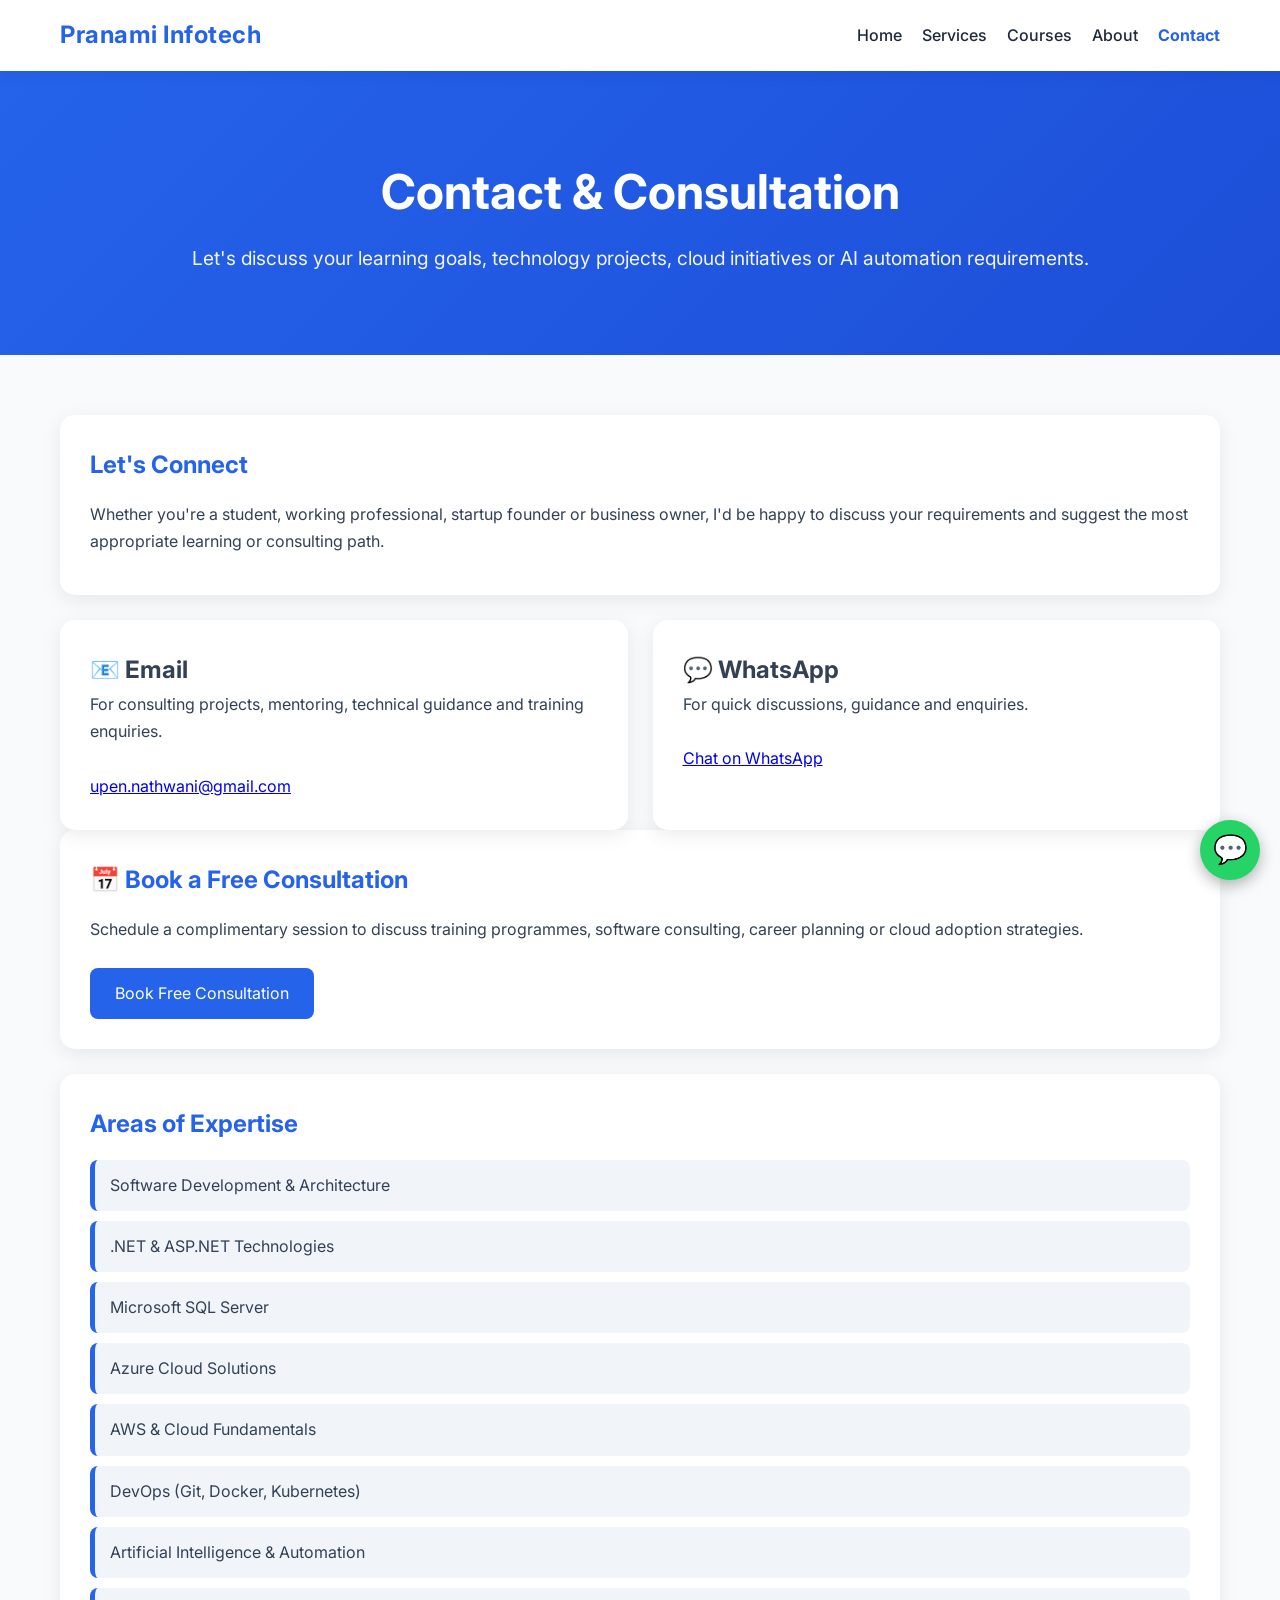
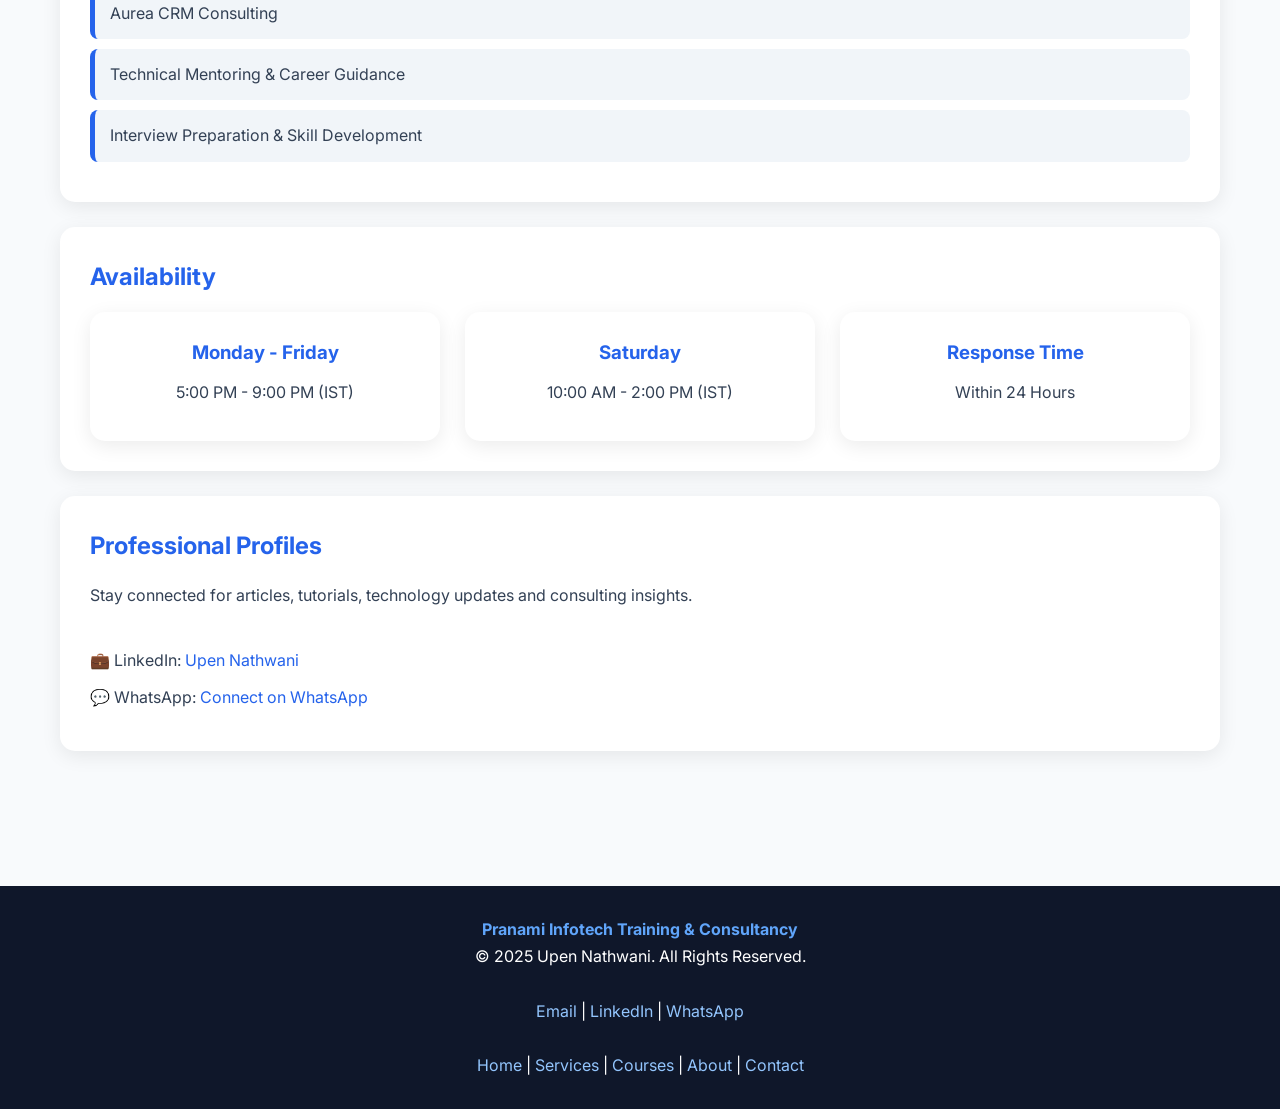
<file: contact.html>
<!DOCTYPE html>
<html lang="en">

<head>
    <meta charset="UTF-8">
    <meta name="viewport" content="width=device-width, initial-scale=1.0">

    <title>Contact | Pranami Infotech Training & Consultancy</title>

    <link rel="stylesheet" href="style.css">
</head>

<body>

    <!-- Navigation -->

    <nav class="navbar">
        <div class="nav-container">
            
            <div class="logo">
    Pranami Infotech
</div>

            <div class="nav-links">
                <a href="index.html">Home</a>
                <a href="services.html">Services</a>
                <a href="lessons.html">Courses</a>
                <a href="about.html">About</a>
                <a href="contact.html" class="active">Contact</a>
            </div>

        </div>
    </nav>

    <!-- Header -->

    <header class="page-header">
        <h1>Contact & Consultation</h1>

        <p>
            Let's discuss your learning goals, technology projects,
            cloud initiatives or AI automation requirements.
        </p>
    </header>

    <!-- Content -->

    <div class="container">

        <div class="card">

            <h2>Let's Connect</h2>

            <p>
                Whether you're a student, working professional,
                startup founder or business owner,
                I'd be happy to discuss your requirements and suggest
                the most appropriate learning or consulting path.
            </p>

        </div>

        <!-- Contact Methods -->

        <div class="grid">

            <div class="contact-box">

                <h2>📧 Email</h2>

                <p>
                    For consulting projects, mentoring, technical guidance
                    and training enquiries.
                </p>

                <br>

                <a href="mailto:upen.nathwani@gmail.com">
                    upen.nathwani@gmail.com
                </a>

            </div>

            <div class="contact-box">

                <h2>💬 WhatsApp</h2>

                <p>
                    For quick discussions, guidance and enquiries.
                </p>

                <br>

                <a href="https://wa.me/919409413838"
                   target="_blank">
                    Chat on WhatsApp
                </a>

            </div>

        </div>

        <!-- Consultation Booking -->

        <div class="card">

            <h2>📅 Book a Free Consultation</h2>

            <p>
                Schedule a complimentary session to discuss
                training programmes, software consulting,
                career planning or cloud adoption strategies.
            </p>

            <a href="https://forms.gle/NEMJYPydrDF4Ug9S9"
               target="_blank"
               class="btn">

                Book Free Consultation

            </a>

        </div>

        <!-- Expertise -->

        <div class="card">

            <h2>Areas of Expertise</h2>

            <ul class="expertise-list">

                <li>Software Development & Architecture</li>

                <li>.NET & ASP.NET Technologies</li>

                <li>Microsoft SQL Server</li>

                <li>Azure Cloud Solutions</li>

                <li>AWS & Cloud Fundamentals</li>

                <li>DevOps (Git, Docker, Kubernetes)</li>

                <li>Artificial Intelligence & Automation</li>

                <li>Aurea CRM Consulting</li>

                <li>Technical Mentoring & Career Guidance</li>

                <li>Interview Preparation & Skill Development</li>

            </ul>

        </div>

        <!-- Availability -->

        <div class="card">

            <h2>Availability</h2>

            <div class="grid">

                <div class="course-card">
                    <h3>Monday - Friday</h3>
                    <p>5:00 PM - 9:00 PM (IST)</p>
                </div>

                <div class="course-card">
                    <h3>Saturday</h3>
                    <p>10:00 AM - 2:00 PM (IST)</p>
                </div>

                <div class="course-card">
                    <h3>Response Time</h3>
                    <p>Within 24 Hours</p>
                </div>

            </div>

        </div>

        <!-- Social -->

        <div class="card">

            <h2>Professional Profiles</h2>

            <p>
                Stay connected for articles, tutorials,
                technology updates and consulting insights.
            </p>

            <br>

            <p>
                💼 LinkedIn:
                <a href="https://www.linkedin.com/in/upen-nathwani/"
                   target="_blank">
                    Upen Nathwani
                </a>
            </p>

            <p>
                💬 WhatsApp:
                <a href="https://wa.me/919409413838"
                   target="_blank">
                    Connect on WhatsApp
                </a>
            </p>

        </div>

    </div>

    <!-- Footer -->
   
    <footer>

    <p>
        <strong>Pranami Infotech Training & Consultancy</strong>
    </p>

    <p>
        © 2025 Upen Nathwani. All Rights Reserved.
    </p>

    <br>

    <p>
        <a href="mailto:upen.nathwani@gmail.com">Email</a> |
        <a href="https://www.linkedin.com/in/upen-nathwani/" target="_blank">LinkedIn</a> |
        <a href="https://wa.me/919409413838" target="_blank">WhatsApp</a>
    </p>

    <br>

    <p>
        <a href="index.html">Home</a> |
        <a href="services.html">Services</a> |
        <a href="lessons.html">Courses</a> |
        <a href="about.html">About</a> |
        <a href="contact.html">Contact</a>
    </p>

</footer>

    <!-- Floating WhatsApp Button -->

    <a href="https://wa.me/919409413838"
       class="whatsapp-float"
       target="_blank">
        💬
    </a>

</body>

</html>
</file>
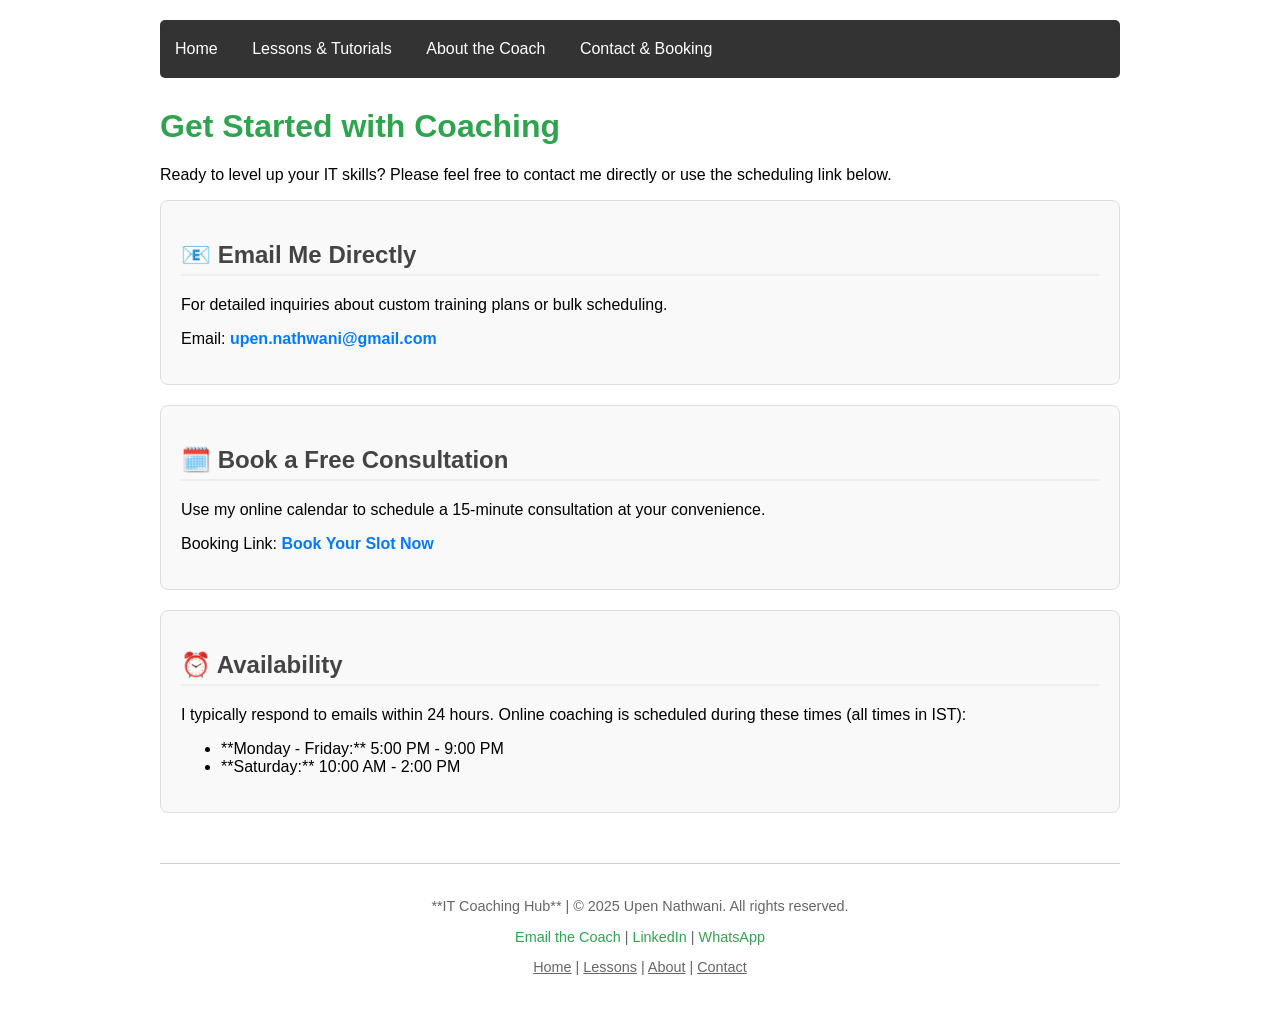
<file: contact_.html>
<!DOCTYPE html>
<html>
<head>
    <title>Contact & Booking | IT Coaching Hub</title>
    <style>
        /* Consistent styles from index.html */
        body { font-family: sans-serif; max-width: 960px; margin: 0 auto; padding: 20px; }
        h1 { color: #2ea44f; }
        h2 { border-bottom: 2px solid #eee; padding-bottom: 5px; color: #444; }

        /* Navigation styles */
        .nav-bar { 
            background: #333; 
            padding: 10px 0; 
            margin-bottom: 30px; 
            border-radius: 5px; 
        }
        .nav-bar a { 
            color: white; 
            text-decoration: none; 
            padding: 10px 15px; 
            display: inline-block; 
            transition: background 0.3s; 
        }
        .nav-bar a:hover { 
            background: #555; 
        }
        /* New: Contact Box Styling */
        .contact-box {
            border: 1px solid #ddd;
            padding: 20px;
            margin-bottom: 20px;
            border-radius: 8px;
            background: #f9f9f9;
        }
        .contact-box a {
            color: #007bff;
            text-decoration: none;
            font-weight: bold;
        }
    </style>
</head>
<body>
    <div class="nav-bar">
        <a href="index.html">Home</a>
        <a href="lessons.html">Lessons & Tutorials</a>
        <a href="about.html">About the Coach</a>
        <a href="contact.html">Contact & Booking</a>
    </div>
    <h1>Get Started with Coaching</h1>
    <p>Ready to level up your IT skills? Please feel free to contact me directly or use the scheduling link below.</p>

    <div class="contact-box">
        <h2>📧 Email Me Directly</h2>
        <p>For detailed inquiries about custom training plans or bulk scheduling.</p>
        <p>Email: <a href="mailto:upen.nathwani@gmail.com">upen.nathwani@gmail.com</a></p>
    </div>

    <div class="contact-box">
        <h2>🗓️ Book a Free Consultation</h2>
        <p>Use my online calendar to schedule a 15-minute consultation at your convenience.</p>
        <p>Booking Link: <a href="https://forms.gle/NEMJYPydrDF4Ug9S9" target="_blank">Book Your Slot Now</a></p>
      
    </div>

    <div class="contact-box">
        <h2>⏰ Availability</h2>
        <p>I typically respond to emails within 24 hours. Online coaching is scheduled during these times (all times in IST):</p>
        <ul>
            <li>**Monday - Friday:** 5:00 PM - 9:00 PM</li>
            <li>**Saturday:** 10:00 AM - 2:00 PM</li>
        </ul>
    </div>
 <footer style="margin-top: 50px; padding: 20px 0; border-top: 1px solid #ccc; text-align: center; font-size: 0.9em; color: #666;">
    <p>
        **IT Coaching Hub** | &copy; 2025 Upen Nathwani. All rights reserved.
    </p>
    <p>
        <a href="mailto:upen.nathwani@gmail.com" style="color: #2ea44f; text-decoration: none;">Email the Coach</a> 
        | 
        <a href="https://www.linkedin.com/in/upen-nathwani/" target="_blank" rel="noopener noreferrer" style="color: #2ea44f; text-decoration: none;">LinkedIn</a>
        |
        <a href="https://wa.me/919409413838" target="_blank" rel="noopener noreferrer" style="color: #2ea44f; text-decoration: none;">WhatsApp</a>
    </p>
    <p>
        <a href="index.html" style="color: #666;">Home</a> | 
        <a href="lessons.html" style="color: #666;">Lessons</a> | 
        <a href="about.html" style="color: #666;">About</a> |
        <a href="contact.html" style="color: #666;">Contact</a>
    </p>
 </footer>
    </body>
</html>
</file>
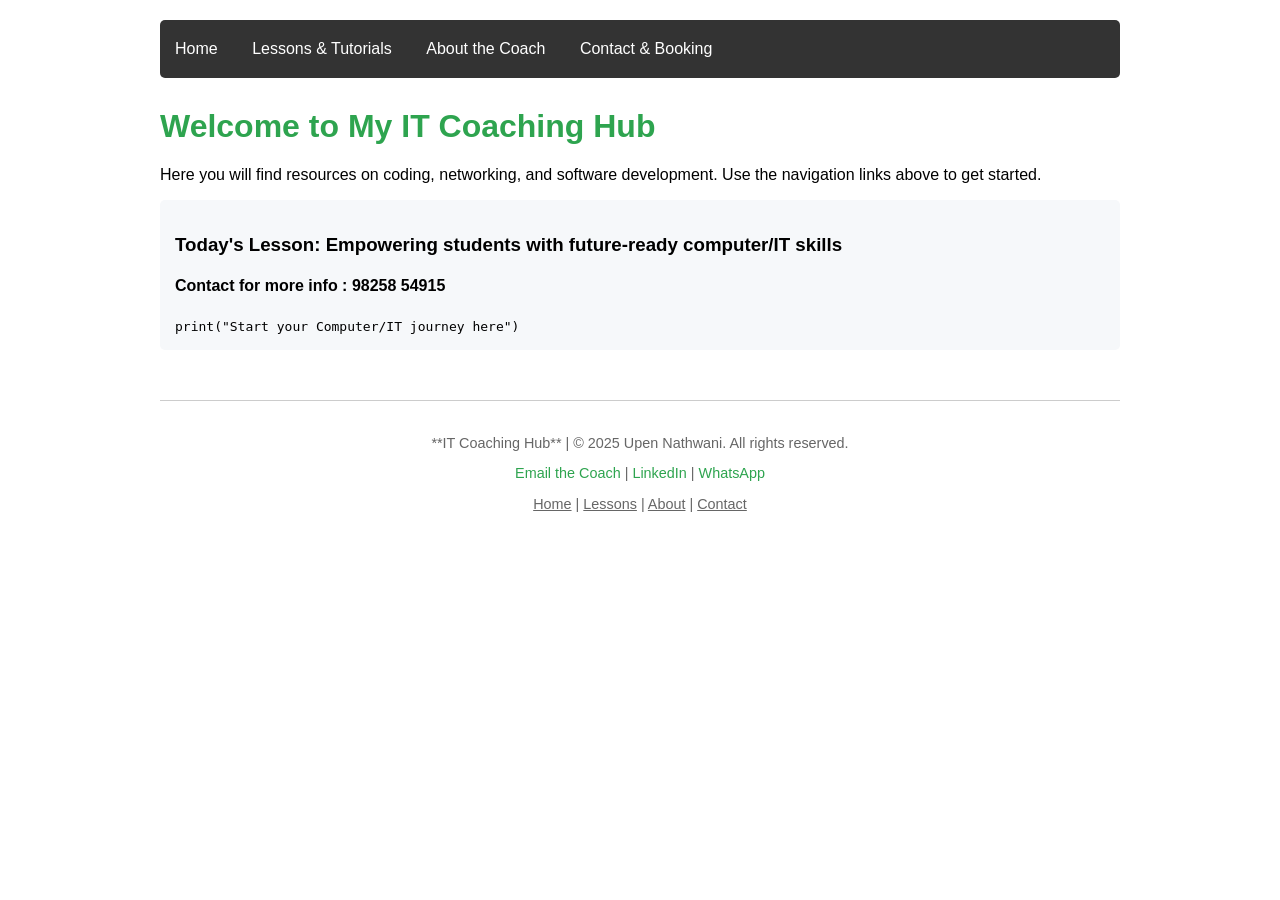
<file: index_11126.html>
<!DOCTYPE html>
<html>
<head>
    <title>IT Coaching Hub</title>
    <style>
        /* Existing styles */
        body { font-family: sans-serif; max-width: 960px; margin: 0 auto; padding: 20px; }
        h1 { color: #2ea44f; }
        .code-box { background: #f6f8fa; padding: 15px; border-radius: 5px; margin-bottom: 20px; }

        /* NEW: Styles for the Navigation Menu */
        .nav-bar { 
            background: #333; 
            padding: 10px 0; 
            margin-bottom: 30px; 
            border-radius: 5px; 
        }
        .nav-bar a { 
            color: white; 
            text-decoration: none; 
            padding: 10px 15px; 
            display: inline-block; 
            transition: background 0.3s; /* Smooth hover effect */
        }
        .nav-bar a:hover { 
            background: #555; 
        }
    </style>
</head>
<body>
    <div class="nav-bar">
        <a href="index.html">Home</a>
        <a href="lessons.html">Lessons & Tutorials</a>
        <a href="about.html">About the Coach</a>
        <a href="contact.html">Contact & Booking</a>
    </div>
    <h1>Welcome to My IT Coaching Hub</h1>
    <p>Here you will find resources on coding, networking, and software development. Use the navigation links above to get started.</p>
 <div class="code-box">
        <h3>Today's Lesson: Empowering students with future-ready computer/IT skills</h3>
<h4>Contact for more info : 98258 54915</h4>
        <code>print("Start your Computer/IT journey here")</code>
    </div>
    <!--<div class="code-box">-->
        <!--<h3>Today's Focus: Understanding Cloud Computing</h3>-->
       <!-- <code>AWS, Azure, or GCP: Which one to learn first?</code>-->
    <!--</div>-->
<!--Start of Tawk.to Script-->
<script type="text/javascript">
var Tawk_API=Tawk_API||{}, Tawk_LoadStart=new Date();
(function(){
var s1=document.createElement("script"),s0=document.getElementsByTagName("script")[0];
s1.async=true;
s1.src='https://embed.tawk.to/693ab2245e9dca1981777daa/default';
s1.charset='UTF-8';
s1.setAttribute('crossorigin','*');
s0.parentNode.insertBefore(s1,s0);
})();
</script>
<!--End of Tawk.to Script-->
    <footer style="margin-top: 50px; padding: 20px 0; border-top: 1px solid #ccc; text-align: center; font-size: 0.9em; color: #666;">
    <p>
        **IT Coaching Hub** | &copy; 2025 Upen Nathwani. All rights reserved.
    </p>
    <p>
        <a href="mailto:upen.nathwani@gmail.com" style="color: #2ea44f; text-decoration: none;">Email the Coach</a> 
        | 
        <a href="https://www.linkedin.com/in/upen-nathwani/" target="_blank" rel="noopener noreferrer" style="color: #2ea44f; text-decoration: none;">LinkedIn</a>
        |
        <a href="https://wa.me/919409413838" target="_blank" rel="noopener noreferrer" style="color: #2ea44f; text-decoration: none;">WhatsApp</a>
    </p>
    <p>
        <a href="index.html" style="color: #666;">Home</a> | 
        <a href="lessons.html" style="color: #666;">Lessons</a> | 
        <a href="about.html" style="color: #666;">About</a> |
        <a href="contact.html" style="color: #666;">Contact</a>
    </p>
</footer>
    </body>
</html>
</file>
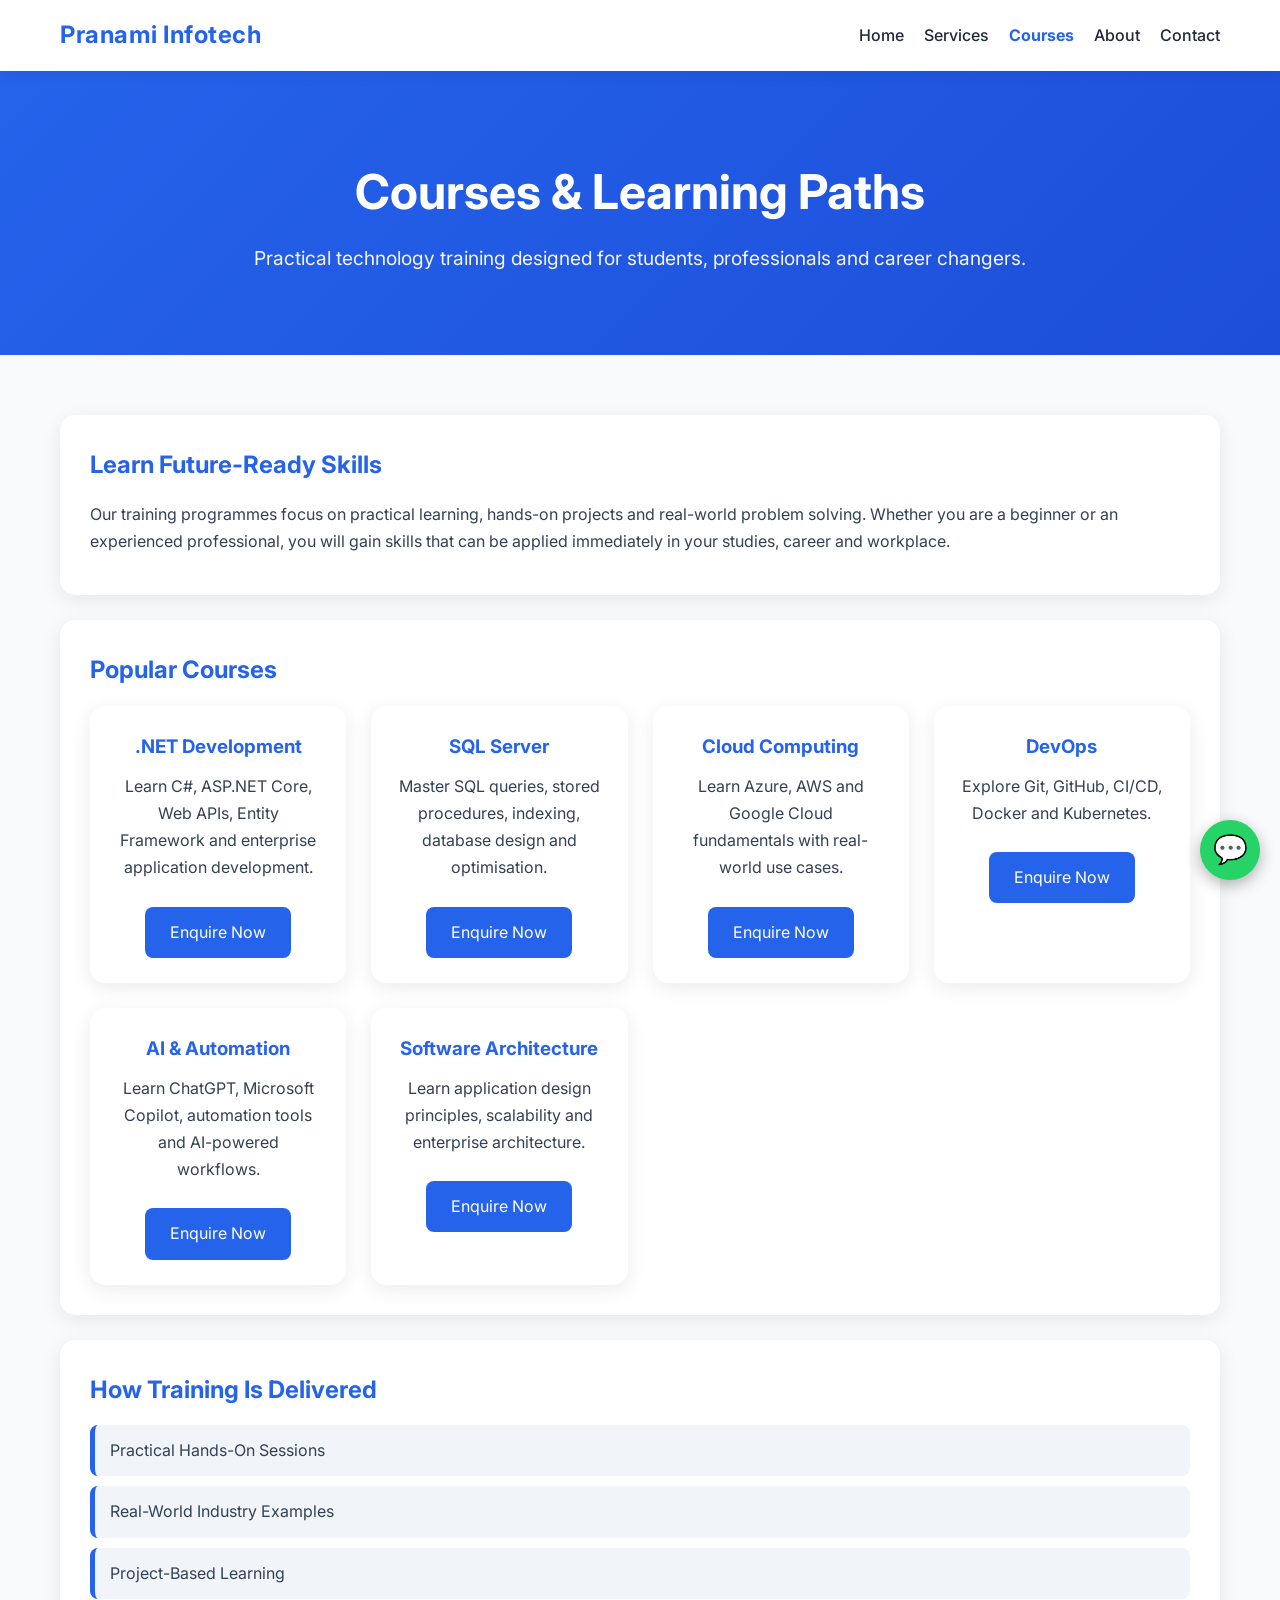
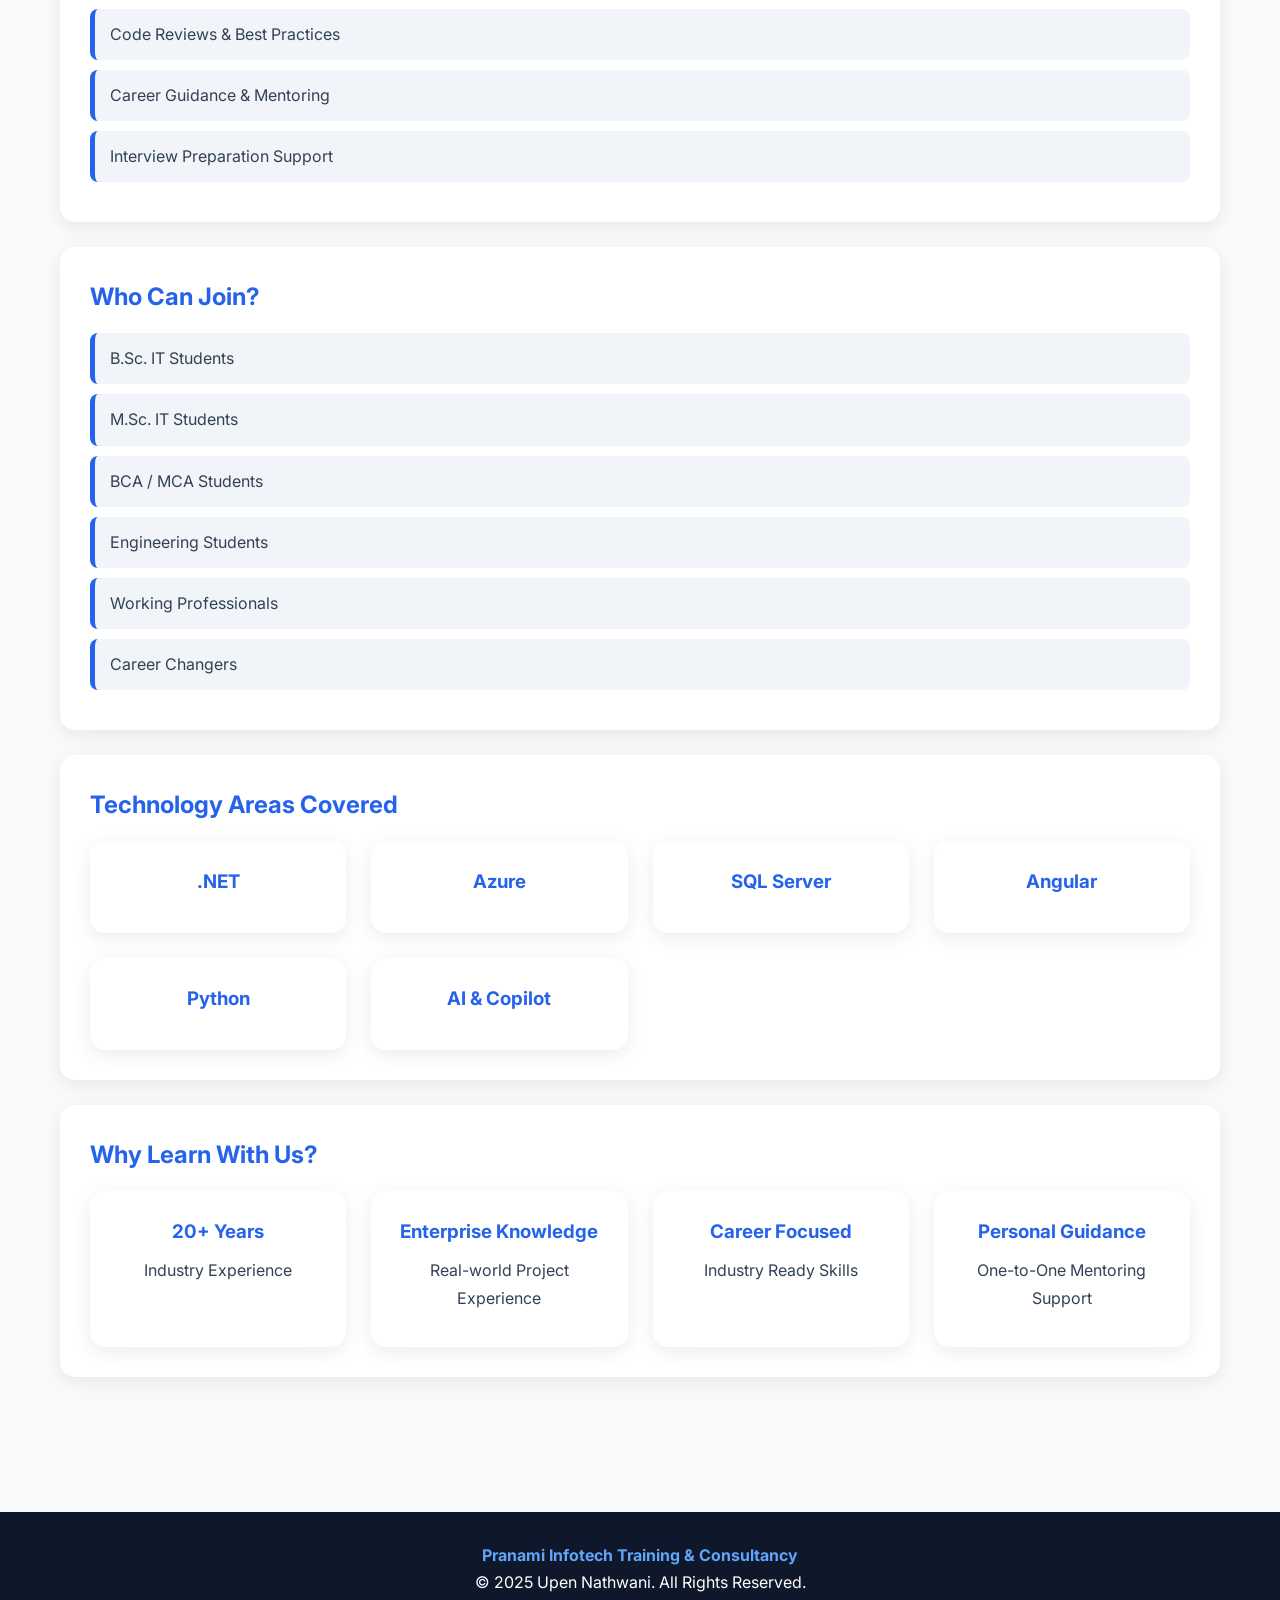
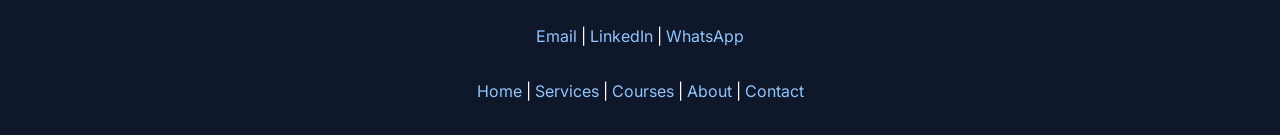
<file: lessons.html>
<!DOCTYPE html>
<html lang="en">

<head>
    <meta charset="UTF-8">
    <meta name="viewport" content="width=device-width, initial-scale=1.0">

    <title>Courses & Learning Paths | Pranami Infotech</title>

    <link rel="stylesheet" href="style.css">
</head>

<body>

    <!-- Navigation -->

    <nav class="navbar">
        <div class="nav-container">

            <div class="logo">
                Pranami Infotech
            </div>

            <div class="nav-links">
                <a href="index.html">Home</a>
                <a href="services.html">Services</a>
                <a href="lessons.html" class="active">Courses</a>
                <a href="about.html">About</a>
                <a href="contact.html">Contact</a>
            </div>

        </div>
    </nav>

    <!-- Header -->

    <header class="page-header">

        <h1>Courses & Learning Paths</h1>

        <p>
            Practical technology training designed for students,
            professionals and career changers.
        </p>

    </header>

    <!-- Content -->

    <div class="container">

        <div class="card">

            <h2>Learn Future‑Ready Skills</h2>

            <p>
                Our training programmes focus on practical learning,
                hands-on projects and real-world problem solving.
                Whether you are a beginner or an experienced professional,
                you will gain skills that can be applied immediately in
                your studies, career and workplace.
            </p>

        </div>

        <div class="card">

            <h2>Popular Courses</h2>

            <div class="grid">

                <div class="course-card">

                    <h3>.NET Development</h3>

                    <p>
                        Learn C#, ASP.NET Core, Web APIs,
                        Entity Framework and enterprise application development.
                    </p>

                    <a href="contact.html" class="btn">
                        Enquire Now
                    </a>

                </div>

                <div class="course-card">

                    <h3>SQL Server</h3>

                    <p>
                        Master SQL queries, stored procedures,
                        indexing, database design and optimisation.
                    </p>

                    <a href="contact.html" class="btn">
                        Enquire Now
                    </a>

                </div>

                <div class="course-card">

                    <h3>Cloud Computing</h3>

                    <p>
                        Learn Azure, AWS and Google Cloud fundamentals
                        with real-world use cases.
                    </p>

                    <a href="contact.html" class="btn">
                        Enquire Now
                    </a>

                </div>

                <div class="course-card">

                    <h3>DevOps</h3>

                    <p>
                        Explore Git, GitHub, CI/CD,
                        Docker and Kubernetes.
                    </p>

                    <a href="contact.html" class="btn">
                        Enquire Now
                    </a>

                </div>

                <div class="course-card">

                    <h3>AI & Automation</h3>

                    <p>
                        Learn ChatGPT, Microsoft Copilot,
                        automation tools and AI-powered workflows.
                    </p>

                    <a href="contact.html" class="btn">
                        Enquire Now
                    </a>

                </div>

                <div class="course-card">

                    <h3>Software Architecture</h3>

                    <p>
                        Learn application design principles,
                        scalability and enterprise architecture.
                    </p>

                    <a href="contact.html" class="btn">
                        Enquire Now
                    </a>

                </div>

            </div>

        </div>

        <div class="card">

            <h2>How Training Is Delivered</h2>

            <ul class="expertise-list">
                <li>Practical Hands-On Sessions</li>
                <li>Real-World Industry Examples</li>
                <li>Project-Based Learning</li>
                <li>Code Reviews & Best Practices</li>
                <li>Career Guidance & Mentoring</li>
                <li>Interview Preparation Support</li>
            </ul>

        </div>

        <div class="card">

            <h2>Who Can Join?</h2>

            <ul class="expertise-list">
                <li>B.Sc. IT Students</li>
                <li>M.Sc. IT Students</li>
                <li>BCA / MCA Students</li>
                <li>Engineering Students</li>
                <li>Working Professionals</li>
                <li>Career Changers</li>
            </ul>

        </div>

        <div class="card">

            <h2>Technology Areas Covered</h2>

            <div class="grid">

                <div class="course-card">
                    <h3>.NET</h3>
                </div>

                <div class="course-card">
                    <h3>Azure</h3>
                </div>

                <div class="course-card">
                    <h3>SQL Server</h3>
                </div>

                <div class="course-card">
                    <h3>Angular</h3>
                </div>

                <div class="course-card">
                    <h3>Python</h3>
                </div>

                <div class="course-card">
                    <h3>AI & Copilot</h3>
                </div>

            </div>

        </div>

        <div class="card">

            <h2>Why Learn With Us?</h2>

            <div class="grid">

                <div class="course-card">
                    <h3>20+ Years</h3>
                    <p>Industry Experience</p>
                </div>

                <div class="course-card">
                    <h3>Enterprise Knowledge</h3>
                    <p>Real-world Project Experience</p>
                </div>

                <div class="course-card">
                    <h3>Career Focused</h3>
                    <p>Industry Ready Skills</p>
                </div>

                <div class="course-card">
                    <h3>Personal Guidance</h3>
                    <p>One-to-One Mentoring Support</p>
                </div>

            </div>

        </div>

    </div>

    <!-- Footer -->

    <footer>

        <p>
            <strong>Pranami Infotech Training & Consultancy</strong>
        </p>

        <p>
            © 2025 Upen Nathwani. All Rights Reserved.
        </p>

        <br>

        <p>
            <a href="mailto:upen.nathwani@gmail.com">Email</a> |
            <a href="https://www.linkedin.com/in/upen-nathwani/" target="_blank">LinkedIn</a> |
            <a href="https://wa.me/919409413838" target="_blank">WhatsApp</a>
        </p>

        <br>

        <p>
            <a href="index.html">Home</a> |
            <a href="services.html">Services</a> |
            <a href="lessons.html">Courses</a> |
            <a href="about.html">About</a> |
            <a href="contact.html">Contact</a>
        </p>

    </footer>

    <!-- WhatsApp Floating Button -->

    <a href="https://wa.me/919409413838"
       target="_blank"
       class="whatsapp-float">
        💬
    </a>

</body>
</html>
</file>
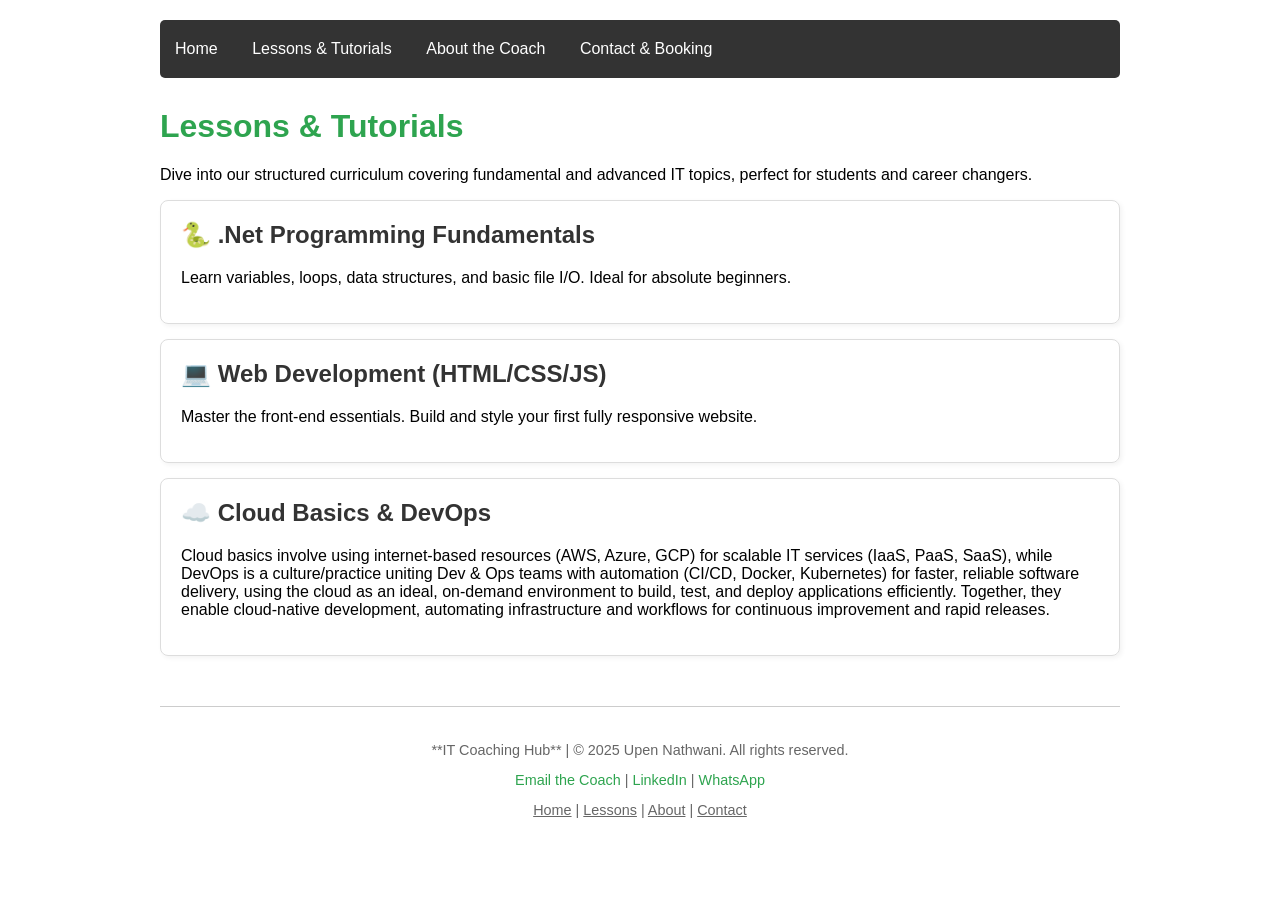
<file: lessons_.html>
<!DOCTYPE html>
<html>
<head>
    <title>Lessons & Tutorials | IT Coaching Hub</title>
    <style>
        /* Consistent styles from index.html */
        body { font-family: sans-serif; max-width: 960px; margin: 0 auto; padding: 20px; }
        h1 { color: #2ea44f; }
        .code-box { background: #f6f8fa; padding: 15px; border-radius: 5px; margin-bottom: 20px; }

        /* Navigation styles */
        .nav-bar { 
            background: #333; 
            padding: 10px 0; 
            margin-bottom: 30px; 
            border-radius: 5px; 
        }
        .nav-bar a { 
            color: white; 
            text-decoration: none; 
            padding: 10px 15px; 
            display: inline-block; 
            transition: background 0.3s; 
        }
        .nav-bar a:hover { 
            background: #555; 
        }
        /* New: Lesson Card Styling */
        .lesson-card {
            border: 1px solid #ddd;
            padding: 20px;
            margin-bottom: 15px;
            border-radius: 8px;
            box-shadow: 2px 2px 5px rgba(0,0,0,0.05);
        }
        .lesson-card h2 {
            margin-top: 0;
            color: #333;
        }
    </style>
</head>
<body>
    <div class="nav-bar">
        <a href="index.html">Home</a>
        <a href="lessons.html">Lessons & Tutorials</a>
        <a href="about.html">About the Coach</a>
        <a href="contact.html">Contact & Booking</a>
    </div>
    <h1>Lessons & Tutorials</h1>
    <p>Dive into our structured curriculum covering fundamental and advanced IT topics, perfect for students and career changers.</p>

    <div class="lesson-card">
        <h2>🐍 .Net Programming Fundamentals</h2>
        <p>Learn variables, loops, data structures, and basic file I/O. Ideal for absolute beginners.</p>        
</div>
    <div class="lesson-card">
        <h2>💻 Web Development (HTML/CSS/JS)</h2>
        <p>Master the front-end essentials. Build and style your first fully responsive website.</p>
       
    </div>

    <div class="lesson-card">
        <h2>☁️ Cloud Basics & DevOps</h2>
        <!--  <p>Introduction to AWS/Azure, virtual machines, and containerization with Docker.</p>-->       
        <p>Cloud basics involve using internet-based resources (AWS, Azure, GCP) for scalable IT services (IaaS, PaaS, SaaS), while DevOps is a culture/practice uniting Dev & Ops teams with automation (CI/CD, Docker, Kubernetes) for faster, reliable software delivery, using the cloud as an ideal, on-demand environment to build, test, and deploy applications efficiently. Together, they enable cloud-native development, automating infrastructure and workflows for continuous improvement and rapid releases. </p>
      
    </div>
 <footer style="margin-top: 50px; padding: 20px 0; border-top: 1px solid #ccc; text-align: center; font-size: 0.9em; color: #666;">
    <p>
        **IT Coaching Hub** | &copy; 2025 Upen Nathwani. All rights reserved.
    </p>
    <p>
        <a href="mailto:upen.nathwani@gmail.com" style="color: #2ea44f; text-decoration: none;">Email the Coach</a> 
        | 
        <a href="https://www.linkedin.com/in/upen-nathwani/" target="_blank" rel="noopener noreferrer" style="color: #2ea44f; text-decoration: none;">LinkedIn</a>
        |
        <a href="https://wa.me/919409413838" target="_blank" rel="noopener noreferrer" style="color: #2ea44f; text-decoration: none;">WhatsApp</a>
    </p>
    <p>
        <a href="index.html" style="color: #666;">Home</a> | 
        <a href="lessons.html" style="color: #666;">Lessons</a> | 
        <a href="about.html" style="color: #666;">About</a> |
        <a href="contact.html" style="color: #666;">Contact</a>
    </p>
 </footer>
    </body>
</html>
</file>
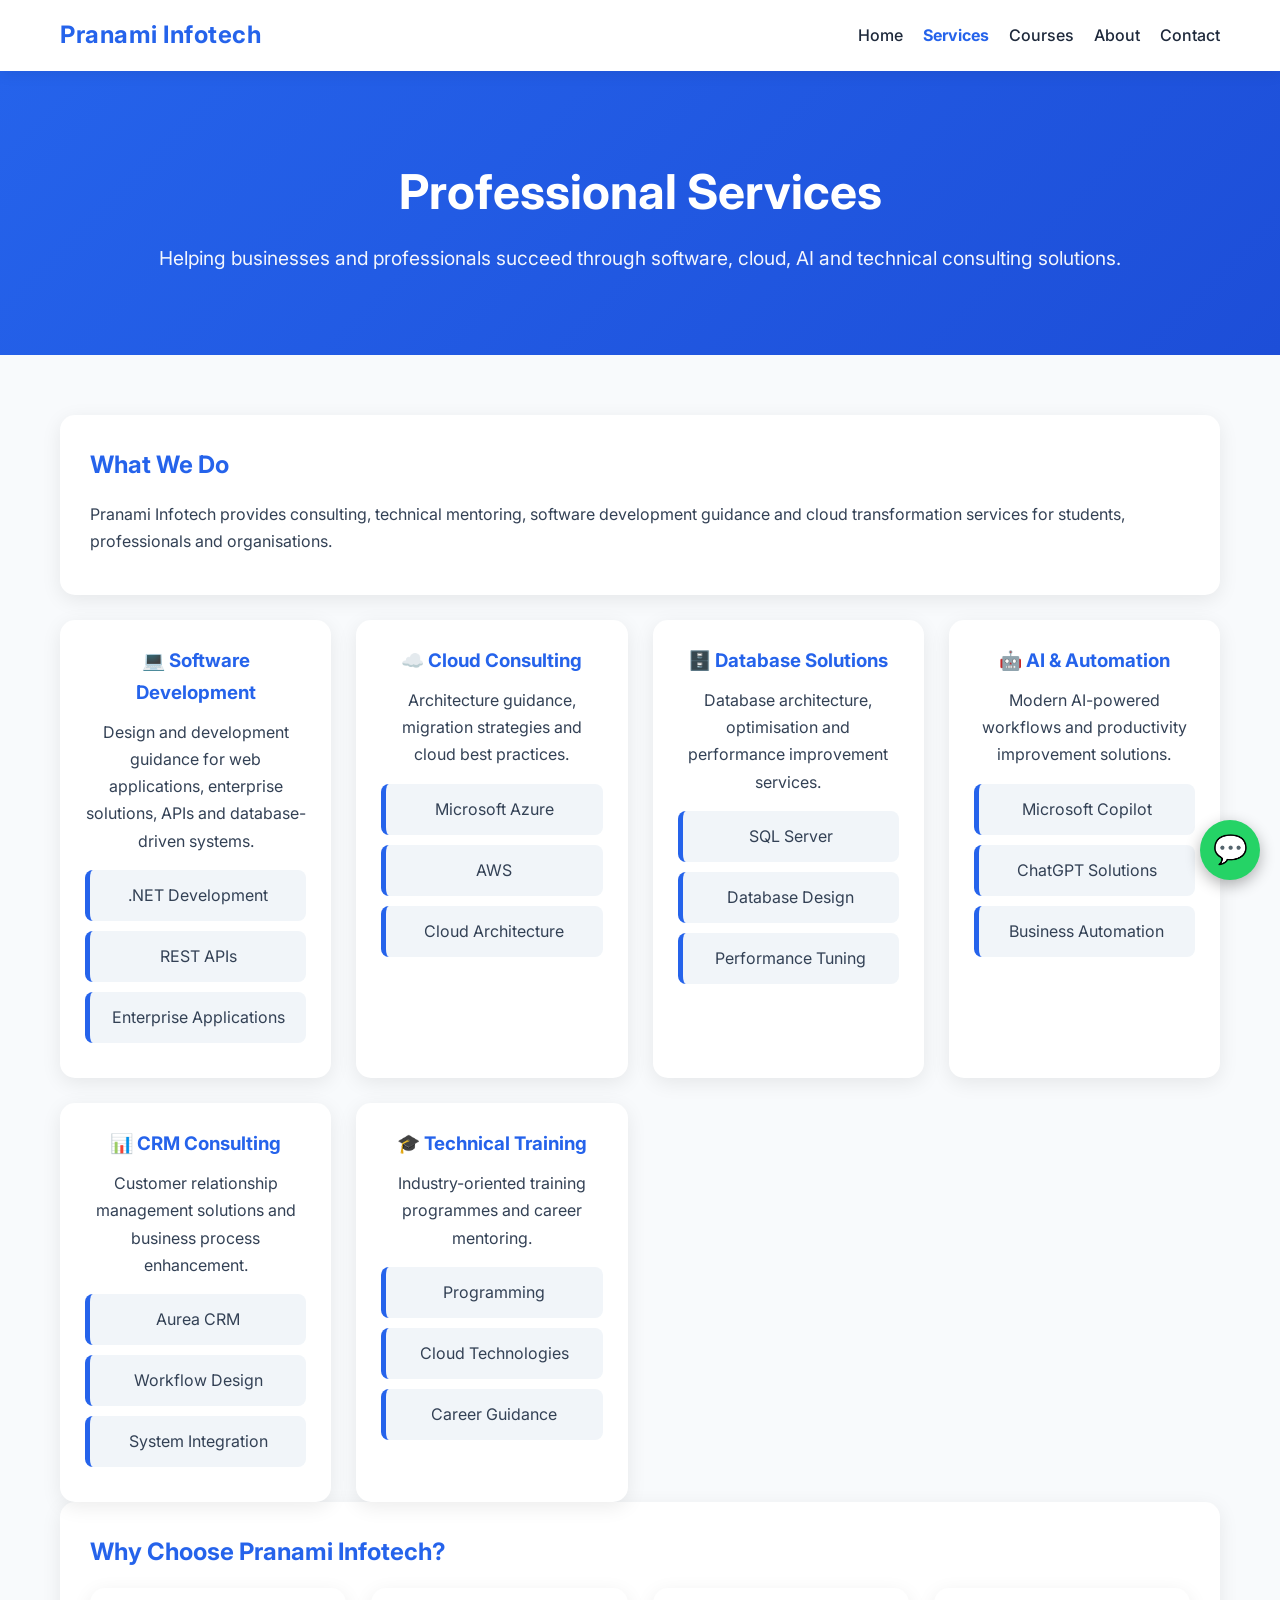
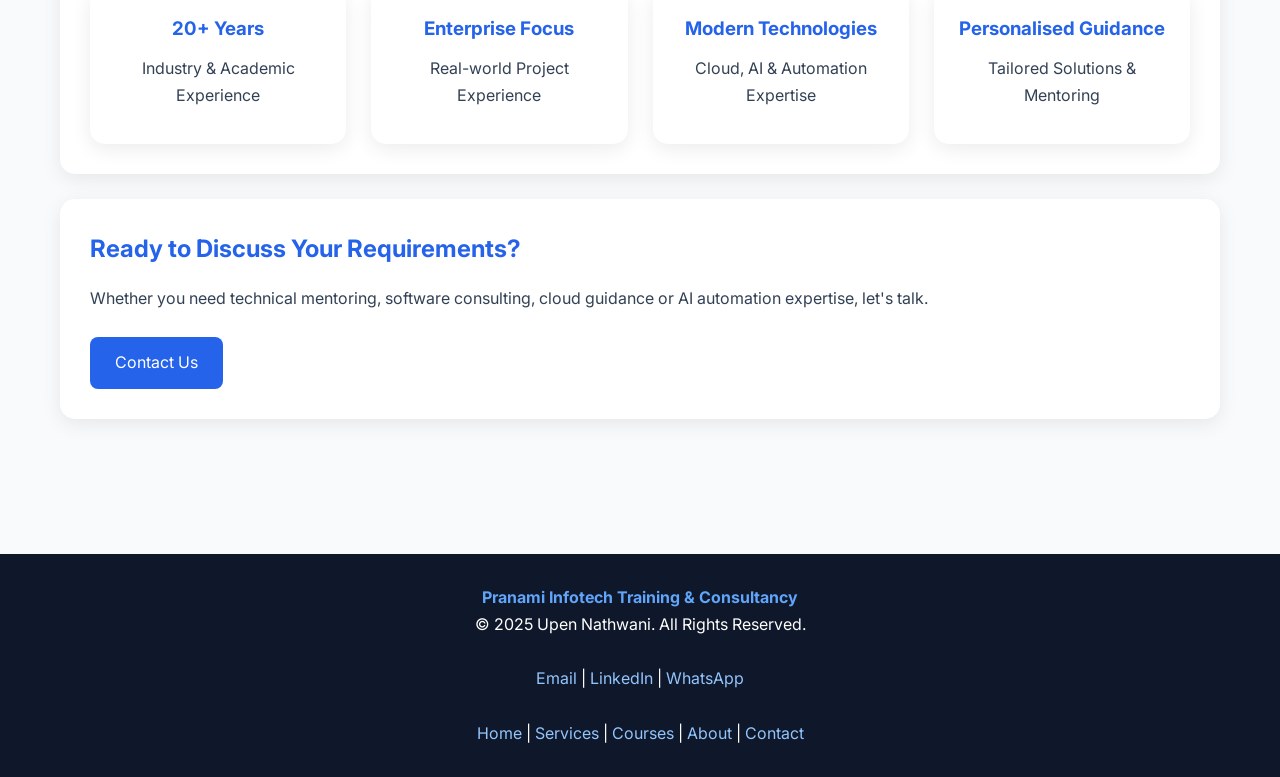
<file: services.html>
<!DOCTYPE html>
<html lang="en">

<head>
    <meta charset="UTF-8">
    <meta name="viewport" content="width=device-width, initial-scale=1.0">

    <title>Services | Pranami Infotech Training & Consultancy</title>

    <link rel="stylesheet" href="style.css">
</head>

<body>

    <!-- Navigation -->
    <nav class="navbar">
        <div class="nav-container">
            
            <div class="logo">
    Pranami Infotech
</div>

            <div class="nav-links">
                <a href="index.html">Home</a>
                <a href="services.html" class="active">Services</a>
                <a href="lessons.html">Courses</a>
                <a href="about.html">About</a>
                <a href="contact.html">Contact</a>
            </div>

        </div>
    </nav>

    <!-- Header -->
    <header class="page-header">
        <h1>Professional Services</h1>

        <p>
            Helping businesses and professionals succeed through
            software, cloud, AI and technical consulting solutions.
        </p>
    </header>

    <!-- Main Content -->
    <div class="container">

        <div class="card">

            <h2>What We Do</h2>

            <p>
                Pranami Infotech provides consulting, technical mentoring,
                software development guidance and cloud transformation
                services for students, professionals and organisations.
            </p>

        </div>

        <!-- Services Grid -->

        <div class="grid">

            <div class="course-card">

                <h3>💻 Software Development</h3>

                <p>
                    Design and development guidance for web applications,
                    enterprise solutions, APIs and database-driven systems.
                </p>

                <ul class="expertise-list">
                    <li>.NET Development</li>
                    <li>REST APIs</li>
                    <li>Enterprise Applications</li>
                </ul>

            </div>

            <div class="course-card">

                <h3>☁️ Cloud Consulting</h3>

                <p>
                    Architecture guidance, migration strategies and
                    cloud best practices.
                </p>

                <ul class="expertise-list">
                    <li>Microsoft Azure</li>
                    <li>AWS</li>
                    <li>Cloud Architecture</li>
                </ul>

            </div>

            <div class="course-card">

                <h3>🗄️ Database Solutions</h3>

                <p>
                    Database architecture, optimisation and performance
                    improvement services.
                </p>

                <ul class="expertise-list">
                    <li>SQL Server</li>
                    <li>Database Design</li>
                    <li>Performance Tuning</li>
                </ul>

            </div>

            <div class="course-card">

                <h3>🤖 AI & Automation</h3>

                <p>
                    Modern AI-powered workflows and productivity
                    improvement solutions.
                </p>

                <ul class="expertise-list">
                    <li>Microsoft Copilot</li>
                    <li>ChatGPT Solutions</li>
                    <li>Business Automation</li>
                </ul>

            </div>

            <div class="course-card">

                <h3>📊 CRM Consulting</h3>

                <p>
                    Customer relationship management solutions
                    and business process enhancement.
                </p>

                <ul class="expertise-list">
                    <li>Aurea CRM</li>
                    <li>Workflow Design</li>
                    <li>System Integration</li>
                </ul>

            </div>

            <div class="course-card">

                <h3>🎓 Technical Training</h3>

                <p>
                    Industry-oriented training programmes and
                    career mentoring.
                </p>

                <ul class="expertise-list">
                    <li>Programming</li>
                    <li>Cloud Technologies</li>
                    <li>Career Guidance</li>
                </ul>

            </div>

        </div>

        <!-- Why Choose Us -->

        <div class="card">

            <h2>Why Choose Pranami Infotech?</h2>

            <div class="grid">

                <div class="course-card">
                    <h3>20+ Years</h3>
                    <p>Industry & Academic Experience</p>
                </div>

                <div class="course-card">
                    <h3>Enterprise Focus</h3>
                    <p>Real-world Project Experience</p>
                </div>

                <div class="course-card">
                    <h3>Modern Technologies</h3>
                    <p>Cloud, AI & Automation Expertise</p>
                </div>

                <div class="course-card">
                    <h3>Personalised Guidance</h3>
                    <p>Tailored Solutions & Mentoring</p>
                </div>

            </div>

        </div>

        <!-- CTA -->

        <div class="card">

            <h2>Ready to Discuss Your Requirements?</h2>

            <p>
                Whether you need technical mentoring, software consulting,
                cloud guidance or AI automation expertise, let's talk.
            </p>

            <a href="contact.html" class="btn">
                Contact Us
            </a>

        </div>

    </div>

    <!-- Footer -->

  <footer>

    <p>
        <strong>Pranami Infotech Training & Consultancy</strong>
    </p>

    <p>
        © 2025 Upen Nathwani. All Rights Reserved.
    </p>

    <br>

    <p>
        <a href="mailto:upen.nathwani@gmail.com">Email</a> |
        <a href="https://www.linkedin.com/in/upen-nathwani/" target="_blank">LinkedIn</a> |
        <a href="https://wa.me/919409413838" target="_blank">WhatsApp</a>
    </p>

    <br>

    <p>
        <a href="index.html">Home</a> |
        <a href="services.html">Services</a> |
        <a href="lessons.html">Courses</a> |
        <a href="about.html">About</a> |
        <a href="contact.html">Contact</a>
    </p>

</footer>

    <!-- Floating WhatsApp Button -->

    <a href="https://wa.me/919409413838"
       class="whatsapp-float"
       target="_blank">
       💬
    </a>

</body>

</html>
</file>
<file: style.css>
@import url('https://fonts.googleapis.com/css2?family=Inter:wght@300;400;500;600;700&display=swap');

/* ==========================
   GLOBAL
========================== */

*{
    margin:0;
    padding:0;
    box-sizing:border-box;
}

:root{
    --primary:#2563eb;
    --secondary:#1e293b;
    --accent:#14b8a6;
    --background:#f8fafc;
    --white:#ffffff;
}

html{
    scroll-behavior:smooth;
}

body{
    font-family:'Inter',sans-serif;
    background:var(--background);
    color:#334155;
    line-height:1.7;
}

/* ==========================
   NAVIGATION
========================== */

.navbar{
    background:white;
    box-shadow:0 2px 15px rgba(0,0,0,.08);
    position:sticky;
    top:0;
    z-index:1000;
}

.nav-container{
    max-width:1200px;
    margin:auto;
    padding:15px 20px;
    display:flex;
    justify-content:space-between;
    align-items:center;
}

.logo{
    color:var(--primary);
    font-size:1.5rem;
    font-weight:700;
    letter-spacing:.5px;
}

.nav-links{
    display:flex;
    align-items:center;
}

.nav-links a{
    text-decoration:none;
    margin-left:20px;
    color:var(--secondary);
    font-weight:500;
    transition:.3s;
}

.nav-links a:hover,
.nav-links a.active{
    color:var(--primary);
    font-weight:700;
}

/* ==========================
   PAGE HEADER
========================== */

.page-header{
    background:linear-gradient(
        135deg,
        #2563eb,
        #1d4ed8
    );
    color:white;
    text-align:center;
    padding:80px 20px;
}

.page-header h1{
    font-size:3rem;
    margin-bottom:10px;
}

.page-header p{
    font-size:1.2rem;
    opacity:.95;
}

/* ==========================
   CONTENT SECTIONS
========================== */

.container{
    max-width:1200px;
    margin:auto;
    padding:60px 20px;
}

.card{
    background:white;
    padding:30px;
    border-radius:15px;
    box-shadow:0 5px 20px rgba(0,0,0,.08);
    margin-bottom:25px;
    transition:.3s;
}

.card:hover{
    transform:translateY(-3px);
}

.card h2{
    color:var(--primary);
    margin-bottom:15px;
}

.card p{
    margin-bottom:10px;
}

.card a{
    color:var(--primary);
    text-decoration:none;
}

.card a:hover{
    text-decoration:underline;
}

/* ==========================
   GRID LAYOUT
========================== */

.grid{
    display:grid;
    grid-template-columns:
    repeat(auto-fit,minmax(250px,1fr));
    gap:25px;
}

/* ==========================
   COURSE / SERVICE CARDS
========================== */

.course-card{
    background:white;
    border-radius:15px;
    padding:25px;
    text-align:center;
    box-shadow:0 5px 20px rgba(0,0,0,.08);
    transition:.3s;
}

.course-card:hover{
    transform:translateY(-6px);
}

.course-card h3{
    color:var(--primary);
    margin-bottom:10px;
}

/* ==========================
   PROFILE IMAGE
========================== */

.profile-photo{
    width:220px;
    height:220px;
    border-radius:50%;
    object-fit:cover;
    display:block;
    margin:0 auto 30px;
    box-shadow:0 10px 30px rgba(0,0,0,.15);
}

/* ==========================
   EXPERTISE LIST
========================== */

.expertise-list{
    list-style:none;
    padding:0;
    margin-top:15px;
}

.expertise-list li{
    background:#f1f5f9;
    border-left:5px solid var(--primary);
    padding:12px 15px;
    margin-bottom:10px;
    border-radius:8px;
}

/* ==========================
   BUTTONS
========================== */

.btn{
    display:inline-block;
    margin-top:15px;
    background:var(--primary);
    color:white !important;
    text-decoration:none;
    padding:12px 25px;
    border-radius:8px;
    transition:.3s;
}

.btn:hover{
    opacity:.9;
    text-decoration:none !important;
}

/* ==========================
   CONTACT BOX
========================== */

.contact-box{
    background:white;
    padding:30px;
    border-radius:15px;
    box-shadow:0 5px 20px rgba(0,0,0,.08);
}

/* ==========================
   FOOTER
========================== */

footer{
    background:#0f172a;
    color:white;
    text-align:center;
    padding:30px;
    margin-top:50px;
}

footer strong{
    color:#60a5fa;
}

footer a{
    color:#93c5fd;
    text-decoration:none;
}

footer a:hover{
    text-decoration:underline;
}

/* ==========================
   WHATSAPP BUTTON
========================== */

.whatsapp-float{
    position:fixed;
    bottom:20px;
    right:20px;

    width:60px;
    height:60px;

    background:#25D366;
    color:white;

    border-radius:50%;

    display:flex;
    align-items:center;
    justify-content:center;

    text-decoration:none;
    font-size:28px;

    box-shadow:0 5px 15px rgba(0,0,0,.30);

    z-index:9999;

    transition:.3s;
}

.whatsapp-float:hover{
    transform:scale(1.1);
}

/* ==========================
   TABLET
========================== */

@media (max-width: 768px){

    .nav-container{
        flex-direction:column;
        text-align:center;
        padding:15px;
    }

    .logo{
        margin-bottom:15px;
        font-size:1.3rem;
    }

    .nav-links{
        display:flex;
        flex-wrap:wrap;
        justify-content:center;
        gap:10px;
    }

    .nav-links a{
        margin:0;
        padding:8px 12px;
    }

    .page-header{
        padding:50px 20px;
    }

    .page-header h1{
        font-size:2rem;
        line-height:1.2;
    }

    .page-header p{
        font-size:1rem;
    }

    .container{
        padding:30px 15px;
    }

    .card{
        padding:20px;
    }

    .course-card{
        padding:20px;
    }

    .grid{
        grid-template-columns:1fr;
    }

    .profile-photo{
        width:180px;
        height:180px;
    }

    .btn{
        width:100%;
        text-align:center;
    }

    footer{
        padding:25px 15px;
    }

    .whatsapp-float{
        width:55px;
        height:55px;
        font-size:24px;
        bottom:15px;
        right:15px;
    }
}

/* ==========================
   SMALL PHONES
========================== */

@media (max-width: 480px){

    .logo{
        font-size:1.15rem;
    }

    .page-header h1{
        font-size:1.6rem;
    }

    .page-header p{
        font-size:.95rem;
    }

    body{
        font-size:.95rem;
    }

    .card h2{
        font-size:1.3rem;
    }

    .course-card h3{
        font-size:1.1rem;
    }

    .btn{
        padding:12px 15px;
    }
}
</file>
